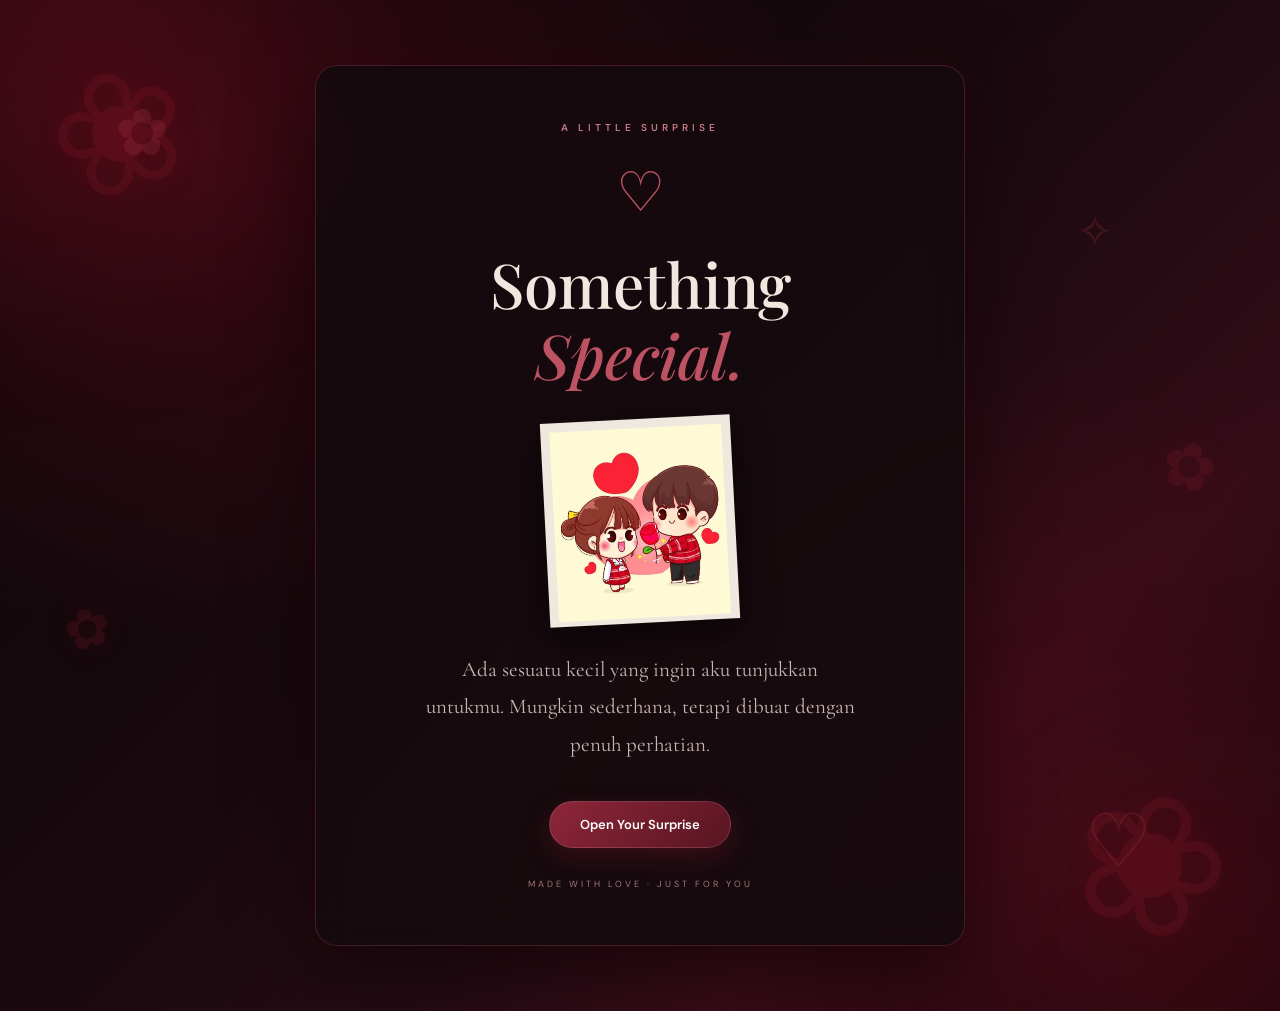
<file: index.html>
<!DOCTYPE html>
<html lang="id">
<head>
    <meta charset="UTF-8">
    <meta name="viewport" content="width=device-width, initial-scale=1.0">
    <meta name="theme-color" content="#100b0d">

    <title>A Little Surprise For You</title>

    <link rel="stylesheet" href="style.css">

    <link rel="preconnect" href="https://fonts.googleapis.com">
    <link rel="preconnect" href="https://fonts.gstatic.com" crossorigin>

    <link href="https://fonts.googleapis.com/css2?family=Playfair+Display:ital,wght@0,500;0,600;0,700;1,500&family=Cormorant+Garamond:ital,wght@0,400;0,500;0,600;1,400;1,500&family=DM+Sans:wght@400;500;600&display=swap" rel="stylesheet">
</head>

<body>

<main class="special-page">

    <div class="decoration decoration-one">✿</div>
    <div class="decoration decoration-two">♡</div>
    <div class="decoration decoration-three">✧</div>
    <div class="rose-decoration rose-one">❀</div>
    <div class="rose-decoration rose-two">❀</div>
    <div class="rose-decoration rose-three">✿</div>
    <div class="rose-decoration rose-four">✿</div>

    <section class="special-card welcome-card">

        <div class="top-label">
            A LITTLE SURPRISE
        </div>

        <div class="welcome-icon">♡</div>

        <h1>
            Something <br>
            <span>Special.</span>
        </h1>

        <!-- FOTO EXAMPLE -->

        <div class="welcome-photo">
            <img src="my.jpeg" alt="A special photo">
        </div>

        <p class="welcome-description">
            Ada sesuatu kecil yang ingin aku tunjukkan
            untukmu. Mungkin sederhana, tetapi dibuat
            dengan penuh perhatian.
        </p>

        <a href="next.html" class="open-button">
            Open Your Surprise <span></span>
        </a>

        <div class="bottom-text">
            MADE WITH LOVE · JUST FOR YOU
        </div>

    </section>

</main>

</body>
</html>
</file>
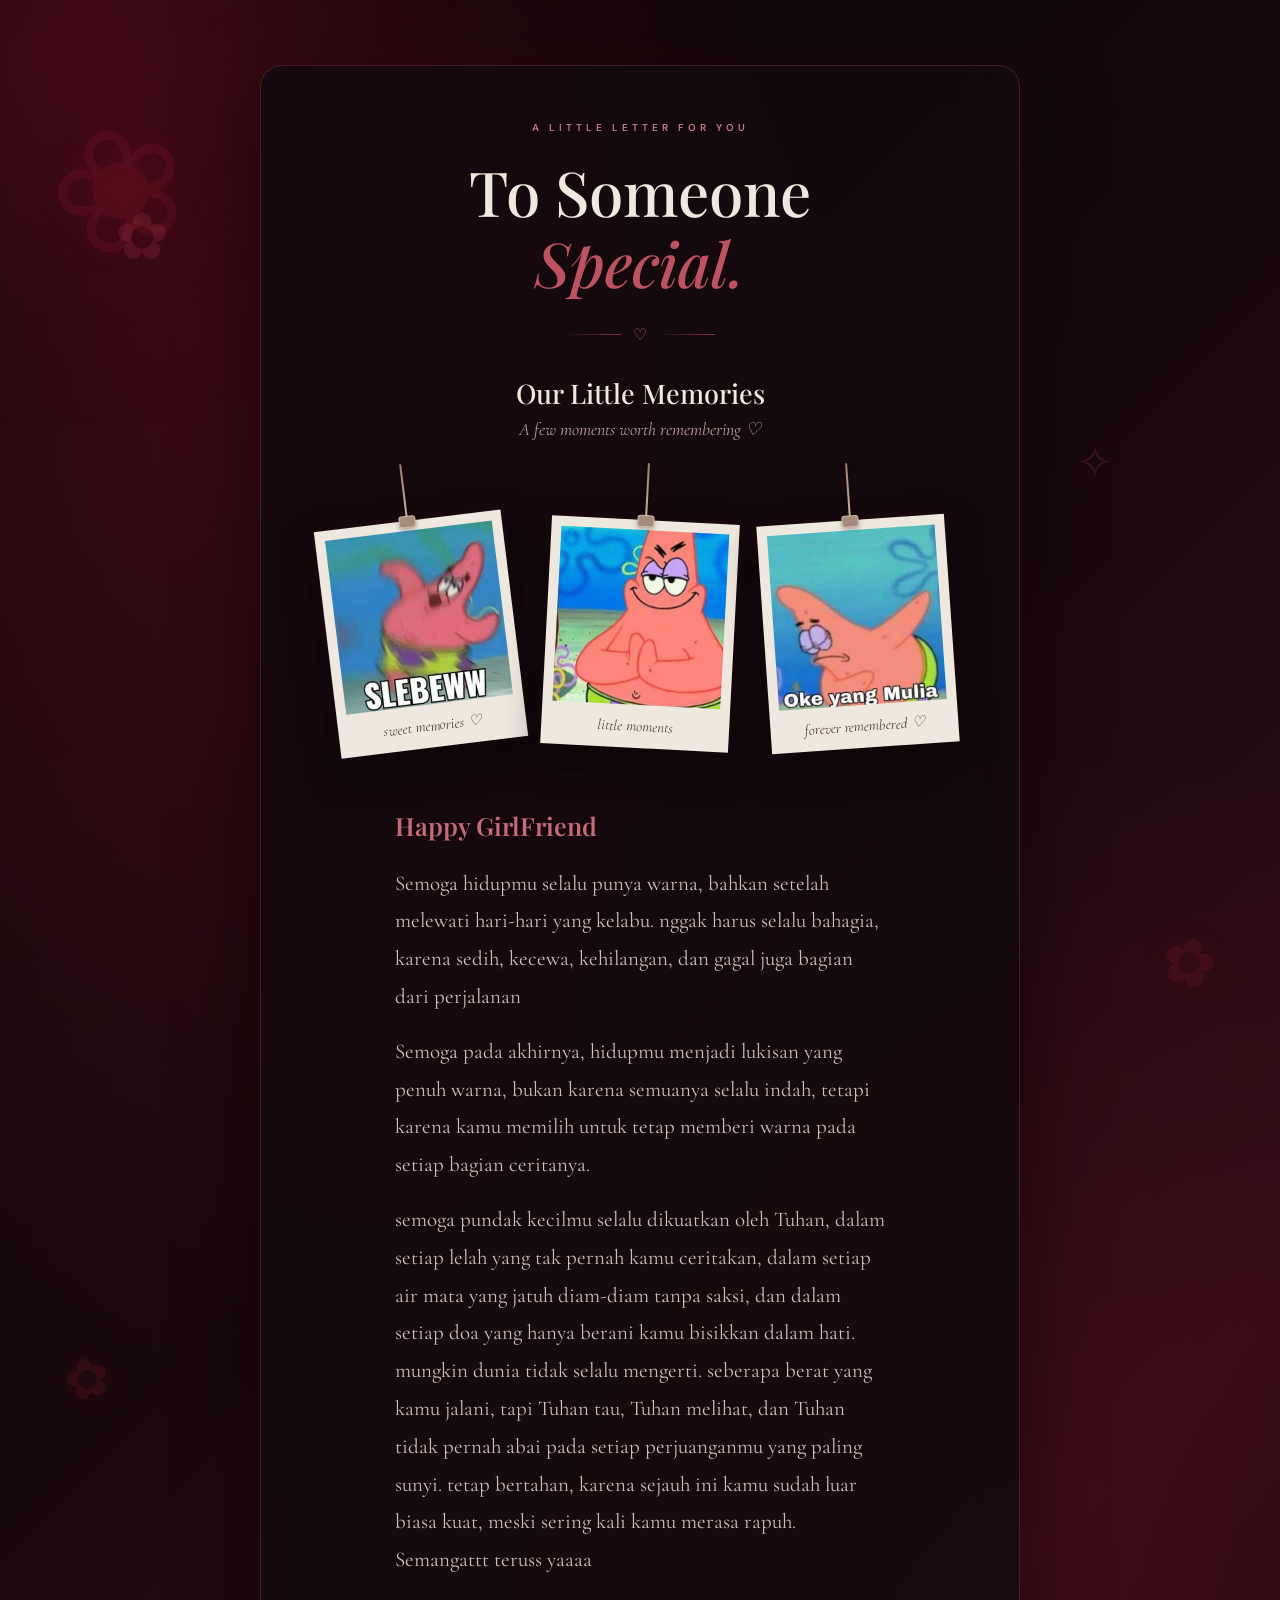
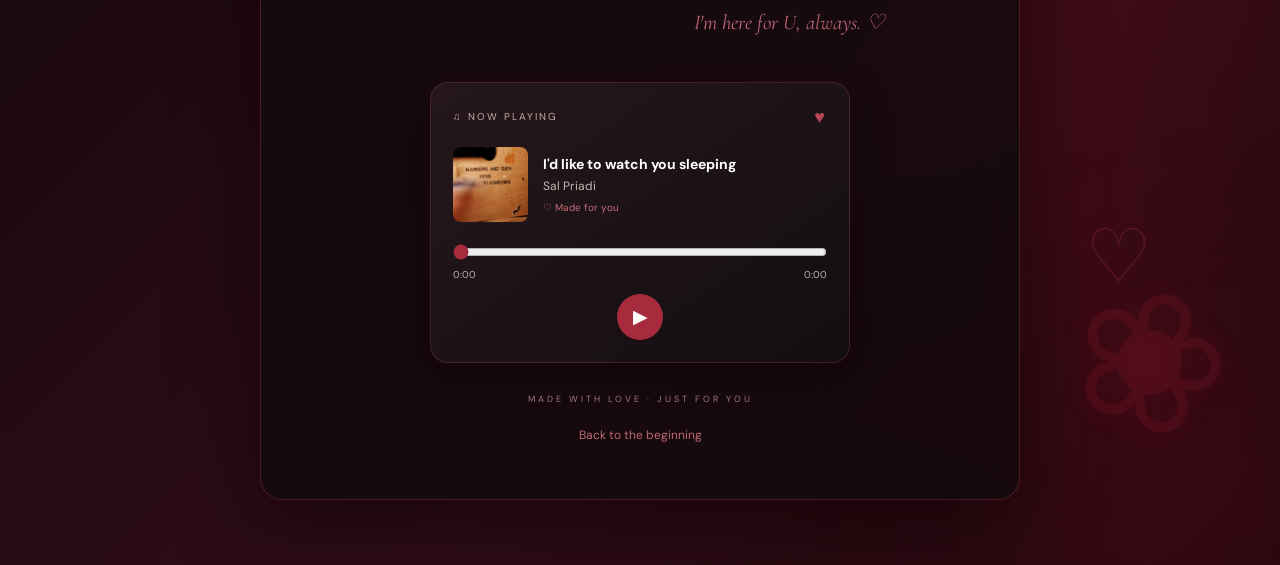
<file: next.html>
<!DOCTYPE html>
<html lang="id">
<head>
    <meta charset="UTF-8">
    <meta name="viewport" content="width=device-width, initial-scale=1.0">
    <meta name="theme-color" content="#100b0d">

    <title>A Special Message For You</title>

    <link rel="stylesheet" href="style.css">

    <link rel="preconnect" href="https://fonts.googleapis.com">
    <link rel="preconnect" href="https://fonts.gstatic.com" crossorigin>

    <link href="https://fonts.googleapis.com/css2?family=Playfair+Display:ital,wght@0,500;0,600;0,700;1,500&family=Cormorant+Garamond:ital,wght@0,400;0,500;0,600;1,400;1,500&family=DM+Sans:wght@400;500;600&display=swap" rel="stylesheet">
</head>

<body>

<main class="special-page">

    <div class="decoration decoration-one">✿</div>
    <div class="decoration decoration-two">♡</div>
    <div class="decoration decoration-three">✧</div>
    <div class="rose-decoration rose-one">❀</div>
    <div class="rose-decoration rose-two">❀</div>
    <div class="rose-decoration rose-three">✿</div>
    <div class="rose-decoration rose-four">✿</div>

    <section class="special-card">

        <div class="top-label">A LITTLE LETTER FOR YOU</div>

        <h1>
            To Someone <br>
            <span>Special.</span>
        </h1>

        <div class="divider"><span>♡</span></div>

        <!-- GALERI 3 FOTO POLAROID -->

        <h2 class="gallery-title">Our Little Memories</h2>

        <p class="gallery-subtitle">
            A few moments worth remembering ♡
        </p>

        <div class="polaroid-gallery">

            <div class="polaroid polaroid-one">
                <img src="s.jpeg" alt="Kenangan pertama">
                <p>sweet memories ♡</p>
            </div>

            <div class="polaroid polaroid-two">
                <img src="a.jpeg" alt="Kenangan kedua">
                <p>little moments</p>
            </div>

            <div class="polaroid polaroid-three">
                <img src="t.jpeg" alt="Kenangan ketiga">
                <p>forever remembered ♡</p>
            </div>

        </div>

        <!-- PESAN -->

        <div class="message">

            <p class="greeting">Happy GirlFriend</p>

            <p>
                Semoga hidupmu selalu punya warna, bahkan setelah melewati hari-hari yang kelabu. nggak harus selalu bahagia, karena sedih, kecewa, kehilangan, dan gagal juga bagian dari perjalanan
            </p>

            <p>
                Semoga pada akhirnya, hidupmu menjadi lukisan yang penuh warna, bukan karena semuanya selalu indah, tetapi karena kamu memilih untuk tetap memberi warna pada setiap bagian ceritanya.
            </p>

            <p>
                semoga pundak kecilmu selalu dikuatkan oleh Tuhan, dalam setiap lelah yang tak pernah kamu ceritakan, dalam setiap air mata yang jatuh diam-diam tanpa saksi, dan dalam setiap doa yang hanya berani kamu bisikkan dalam hati. mungkin dunia tidak selalu mengerti. seberapa berat yang kamu jalani, tapi Tuhan tau, Tuhan melihat, dan Tuhan tidak pernah abai pada setiap perjuanganmu yang paling sunyi. tetap bertahan, karena sejauh ini kamu sudah luar biasa kuat, meski sering kali kamu merasa rapuh. Semangattt teruss yaaaa
            </p>

            <p class="closing">I'm here for U, always. ♡</p>

        </div>

        <!-- MUSIC PLAYER -->

        <div class="spotify-player">

            <div class="spotify-top">
                <span>♫ NOW PLAYING</span>
                <span class="spotify-heart">♥</span>
            </div>

            <div class="spotify-content">

                <img src="id.jpeg" alt="Album Cover" class="album-cover">

                <div class="spotify-details">
                    <h3>I'd like to watch you sleeping</h3>
                    <p>Sal Priadi</p>
                    <span>♡ Made for you</span>
                </div>

            </div>

            <div class="spotify-progress">

                <input
                    type="range"
                    id="progress"
                    value="0"
                    min="0"
                    max="100"
                    step="0.1"
                    aria-label="Posisi lagu"
                >

                <div class="time-label">
                    <span id="currentTime">0:00</span>
                    <span id="duration">0:00</span>
                </div>

            </div>

            <div class="spotify-controls">
                <button id="musicButton" aria-label="Putar musik">
                    ▶
                </button>
            </div>

            <audio id="backgroundMusic" preload="metadata" loop>
                <source src="i'd like.mp3" type="audio/mpeg">
            </audio>

        </div>

        <div class="bottom-text">
            MADE WITH LOVE · JUST FOR YOU
        </div>

        <a href="index.html" class="back-link">
            Back to the beginning
        </a>

    </section>

</main>

<script src="script.js"></script>

</body>
</html>
</file>
<file: style.css>
/* =====================================
   DARK ROMANTIC ROSE THEME
===================================== */

:root {
    --black: #080607;
    --dark: #12090c;
    --wine: #291016;
    --maroon: #651b2a;
    --red: #a52b3d;
    --red-light: #c34b5c;
    --cream: #f0e8df;
    --muted: #b9a7a2;
    --glass: rgba(20, 11, 14, 0.90);
    --border: rgba(190, 75, 91, 0.28);
}

* {
    margin: 0;
    padding: 0;
    box-sizing: border-box;
}

html {
    scroll-behavior: smooth;
}

body {
    min-height: 100vh;
    min-height: 100svh;
    font-family: 'DM Sans', sans-serif;
    color: var(--cream);
    background: var(--black);
    overflow-x: hidden;
}

/* =====================================
   BACKGROUND - BLACK RED ROSES
===================================== */

.special-page {
    min-height: 100vh;
    min-height: 100svh;
    padding: 65px 18px;

    display: flex;
    justify-content: center;
    align-items: center;

    position: relative;
    isolation: isolate;
    overflow: hidden;

    background:
        radial-gradient(
            ellipse at 15% 15%,
            rgba(130, 12, 35, 0.38),
            transparent 40%
        ),
        radial-gradient(
            ellipse at 85% 85%,
            rgba(105, 12, 30, 0.35),
            transparent 42%
        ),
        linear-gradient(
            135deg,
            #080607 0%,
            #19090e 45%,
            #310c17 75%,
            #090607 100%
        );
}

/* CAHAYA MERAH */

.special-page::before,
.special-page::after {
    content: "";
    position: absolute;

    width: 350px;
    height: 350px;

    border-radius: 50%;
    filter: blur(115px);

    pointer-events: none;
    z-index: -1;
}

.special-page::before {
    background: rgba(160, 20, 45, 0.28);
    top: -150px;
    left: -120px;
}

.special-page::after {
    background: rgba(110, 10, 30, 0.30);
    bottom: -150px;
    right: -120px;
}

/* MOTIF BUNGA MAWAR */

.rose-decoration {
    position: absolute;
    z-index: 0;

    color: rgba(175, 35, 57, 0.15);

    font-family: Georgia, serif;
    line-height: 1;

    pointer-events: none;
    user-select: none;

    text-shadow:
        0 0 25px rgba(150, 20, 40, 0.15);
}

.rose-one {
    top: 5%;
    left: 4%;
    font-size: clamp(80px, 13vw, 170px);
    transform: rotate(-20deg);
}

.rose-two {
    bottom: 5%;
    right: 4%;
    font-size: clamp(90px, 15vw, 190px);
    transform: rotate(20deg);
}

.rose-three {
    top: 43%;
    right: 5%;
    font-size: 65px;
    transform: rotate(15deg);
}

.rose-four {
    bottom: 35%;
    left: 5%;
    font-size: 55px;
    transform: rotate(-15deg);
}

/* =====================================
   MAIN CARD
===================================== */

.special-card {
    width: 100%;
    max-width: 760px;

    padding: 50px 55px;

    position: relative;
    z-index: 2;

    text-align: center;

    background: var(--glass);

    border: 1px solid var(--border);
    border-radius: 22px;

    backdrop-filter: blur(18px);
    -webkit-backdrop-filter: blur(18px);

    box-shadow:
        0 25px 80px rgba(0, 0, 0, 0.55),
        0 0 45px rgba(120, 20, 42, 0.15);

    animation: fadeIn 0.9s ease both;
}

/* =====================================
   TYPOGRAPHY
===================================== */

.top-label {
    font-size: 10px;
    letter-spacing: 4px;

    color: #c47a83;
    font-weight: 600;

    margin-bottom: 22px;
}

h1,
h2 {
    font-family: 'Playfair Display', serif;
}

h1 {
    font-size: clamp(40px, 7vw, 62px);
    line-height: 1.15;

    font-weight: 500;
    color: var(--cream);
}

h1 span {
    font-style: italic;
    color: #bd5262;
}

.divider {
    width: 150px;
    margin: 25px auto;

    display: flex;
    align-items: center;
    gap: 12px;

    color: #bd5262;
}

.divider::before,
.divider::after {
    content: "";

    height: 1px;
    flex: 1;

    background: linear-gradient(
        90deg,
        transparent,
        #8d3545
    );
}

/* =====================================
   WELCOME PAGE
===================================== */

.welcome-card {
    max-width: 650px;
}

.welcome-icon {
    font-size: 55px;
    color: #bd5262;
    margin: 20px 0;
}

.welcome-photo {
    width: 190px;

    margin: 28px auto;
    padding: 9px 9px 5px;

    position: relative;

    background: #eee8df;

    transform: rotate(-3deg);

    box-shadow:
        0 15px 35px rgba(0, 0, 0, 0.5);

    transition: transform 0.3s ease;
}

.welcome-photo:hover {
    transform: rotate(0deg) scale(1.04);
}

.welcome-photo img {
    display: block;

    width: 100%;
    height: 190px;

    object-fit: cover;
}

.welcome-description {
    max-width: 430px;

    margin: 22px auto;

    font-family: 'Cormorant Garamond', serif;
    font-size: 21px;
    line-height: 1.8;

    color: #c9b9b4;
}

.open-button {
    display: inline-block;

    margin-top: 15px;
    padding: 14px 30px;

    border: 1px solid rgba(255, 255, 255, 0.12);
    border-radius: 50px;

    background: linear-gradient(
        135deg,
        #8e2639,
        #581522
    );

    color: white;

    font-size: 13px;
    font-weight: 600;

    text-decoration: none;

    box-shadow:
        0 8px 25px rgba(130, 25, 47, 0.35);

    transition: 0.3s ease;
}

.open-button:hover {
    transform: translateY(-4px);

    background: linear-gradient(
        135deg,
        #b4384c,
        #762033
    );

    box-shadow:
        0 12px 30px rgba(160, 35, 60, 0.4);
}

.open-button:active {
    transform: scale(0.97);
}

/* =====================================
   GALLERY
===================================== */

.gallery-title {
    font-family: 'Playfair Display', serif;

    font-size: 27px;
    font-weight: 500;

    color: var(--cream);

    margin-top: 30px;
}

.gallery-subtitle {
    font-family: 'Cormorant Garamond', serif;

    font-size: 18px;
    font-style: italic;

    color: #b99a99;

    margin-top: 7px;
    margin-bottom: 25px;
}

.polaroid-gallery {
    display: flex;

    justify-content: center;
    align-items: flex-start;

    gap: 25px;

    margin: 65px auto 55px;
    padding-top: 15px;
}

/* =====================================
   POLAROID
===================================== */

.polaroid-gallery .polaroid {
    width: 30%;
    max-width: 190px;
    min-width: 0;

    margin: 0;
    padding: 10px 10px 5px;

    position: relative;

    background: #eee8df;

    box-shadow:
        0 15px 35px rgba(0, 0, 0, 0.5),
        0 0 15px rgba(120, 25, 42, 0.12);

    transition: transform 0.35s ease;
}

/* TALI FOTO */

.polaroid-gallery .polaroid::before {
    content: "";

    position: absolute;

    width: 2px;
    height: 57px;

    left: 50%;
    top: -57px;

    transform: translateX(-50%);

    background: linear-gradient(
        to bottom,
        #9b7c70,
        #d0b9a5
    );

    box-shadow:
        0 0 5px rgba(0, 0, 0, 0.4);
}

/* PENJEPIT FOTO */

.polaroid-gallery .polaroid::after {
    content: "";

    position: absolute;

    width: 15px;
    height: 10px;

    left: 50%;
    top: -5px;

    transform: translateX(-50%);

    background: #a68c7b;

    border: 1px solid #d3b9a5;
    border-radius: 3px;

    box-shadow:
        0 2px 5px rgba(0, 0, 0, 0.3);
}

.polaroid-gallery .polaroid img {
    display: block;

    width: 100%;
    height: 175px;

    object-fit: cover;
}

.polaroid-gallery .polaroid p {
    font-family: 'Cormorant Garamond', serif;

    font-size: 15px;
    font-style: italic;

    text-align: center;

    padding: 12px 0 8px;

    color: #59413d;
}

.polaroid-one {
    transform: rotate(-7deg);
}

.polaroid-two {
    transform: rotate(3deg);
}

.polaroid-three {
    transform: rotate(-4deg);
}

.polaroid-gallery .polaroid:hover {
    transform: rotate(0deg) translateY(-8px) scale(1.04);
}

/* =====================================
   MESSAGE
===================================== */

.message {
    max-width: 490px;

    margin: 40px auto;

    text-align: left;

    font-family: 'Cormorant Garamond', serif;

    font-size: 21px;
    line-height: 1.8;

    color: #d1c0ba;
}

.message p {
    margin-bottom: 17px;
}

.message .greeting {
    font-family: 'Playfair Display', serif;

    font-size: 25px;
    color: #c56b78;

    font-weight: 600;
}

.message .closing {
    text-align: right;

    color: #bd6875;
    font-style: italic;

    margin-top: 25px;
}

/* =====================================
   MUSIC PLAYER
===================================== */

.spotify-player {
    max-width: 420px;

    margin: 35px auto 25px;
    padding: 22px;

    border: 1px solid rgba(190, 75, 91, 0.25);
    border-radius: 18px;

    background: linear-gradient(
        145deg,
        #25171b,
        #130e10
    );

    color: white;
    text-align: left;

    box-shadow:
        0 15px 40px rgba(0, 0, 0, 0.4),
        0 0 20px rgba(130, 25, 47, 0.12);
}

.spotify-top {
    display: flex;

    justify-content: space-between;
    align-items: center;

    font-size: 10px;
    letter-spacing: 2px;

    color: #c6aaa7;

    margin-bottom: 18px;
}

.spotify-heart {
    color: #b84457;
    font-size: 18px;
}

.spotify-content {
    display: flex;
    align-items: center;
    gap: 15px;
}

.album-cover {
    width: 75px;
    height: 75px;

    object-fit: cover;
    border-radius: 8px;
}

.spotify-details h3 {
    font-family: 'DM Sans', sans-serif;

    font-size: 14px;
    color: white;
}

.spotify-details p {
    margin-top: 5px;

    font-size: 12px;
    color: #c3b9b4;
}

.spotify-details span {
    display: block;

    margin-top: 7px;

    color: #c56b78;
    font-size: 10px;
}

/* PROGRESS BAR */

.spotify-progress {
    margin-top: 22px;
}

.spotify-progress input {
    width: 100%;

    accent-color: #a52b3d;
    cursor: pointer;
}

.time-label {
    display: flex;

    justify-content: space-between;

    color: #bcb0aa;
    font-size: 10px;

    margin-top: 3px;
}

/* PLAY BUTTON */

.spotify-controls {
    display: flex;
    justify-content: center;

    margin-top: 13px;
}

#musicButton {
    width: 46px;
    height: 46px;

    border: none;
    border-radius: 50%;

    background: #a52b3d;
    color: white;

    font-size: 19px;
    cursor: pointer;

    transition: 0.25s ease;
}

#musicButton:hover {
    transform: scale(1.1);
    background: #c34254;
}

#musicButton:active {
    transform: scale(0.95);
}

/* =====================================
   FOOTER
===================================== */

.bottom-text {
    font-size: 9px;
    letter-spacing: 3px;

    color: #9f7779;

    margin-top: 30px;
}

.back-link {
    display: inline-block;

    margin-top: 22px;

    font-size: 12px;
    color: #bd6875;

    text-decoration: none;

    transition: color 0.2s ease;
}

.back-link:hover {
    color: #ed9ba4;
}

/* =====================================
   OLD DECORATIONS
===================================== */

.decoration {
    position: absolute;

    color: rgba(177, 58, 77, 0.22);

    pointer-events: none;
    z-index: 1;
}

.decoration-one {
    top: 9%;
    left: 9%;
    font-size: 65px;
}

.decoration-two {
    bottom: 12%;
    right: 10%;
    font-size: 75px;
}

.decoration-three {
    top: 20%;
    right: 13%;
    font-size: 45px;
}

/* =====================================
   ANIMATION
===================================== */

@keyframes fadeIn {
    from {
        opacity: 0;
        transform: translateY(25px);
    }

    to {
        opacity: 1;
        transform: translateY(0);
    }
}

/* =====================================
   MOBILE
===================================== */

@media (max-width: 600px) {

    .special-page {
        padding: 35px 13px;
        background-attachment: scroll;
    }

    .special-card {
        padding: 36px 20px;
        border-radius: 18px;
    }

    .welcome-description {
        font-size: 19px;
    }

    .gallery-title {
        font-size: 23px;
    }

    .polaroid-gallery {
        flex-direction: column;

        align-items: center;

        gap: 65px;

        margin-top: 65px;
        margin-bottom: 45px;
    }

    .polaroid-gallery .polaroid {
        width: 75%;
        max-width: 230px;
    }

    .polaroid-gallery .polaroid img {
        height: 220px;
    }

    .polaroid-gallery .polaroid::before {
        height: 52px;
        top: -52px;
    }

    .message {
        font-size: 19px;
        line-height: 1.75;
    }

    .message .greeting {
        font-size: 22px;
    }

    .spotify-player {
        padding: 17px;
    }

    .decoration-one {
        font-size: 40px;
    }

    .decoration-two {
        font-size: 45px;
    }

    .bottom-text {
        font-size: 8px;
        letter-spacing: 2px;
    }

    .rose-one {
        top: 2%;
        left: -15px;
        font-size: 85px;
    }

    .rose-two {
        bottom: 2%;
        right: -15px;
        font-size: 100px;
    }

    .rose-three {
        right: 0;
        font-size: 40px;
    }

    .rose-four {
        left: 0;
        font-size: 35px;
    }
}

/* =====================================
   SMALL PHONES
===================================== */

@media (max-width: 360px) {

    .special-card {
        padding: 30px 15px;
    }

    h1 {
        font-size: 36px;
    }

    .polaroid-gallery .polaroid {
        width: 82%;
    }

    .spotify-content {
        gap: 10px;
    }

    .album-cover {
        width: 62px;
        height: 62px;
    }

    .spotify-details h3 {
        font-size: 12px;
    }
}

/* =====================================
   LAPTOP
===================================== */

@media (min-width: 1000px) {

    .special-card {
        padding: 55px 65px;
    }

    .polaroid-gallery {
        gap: 30px;
    }

}
</file>
